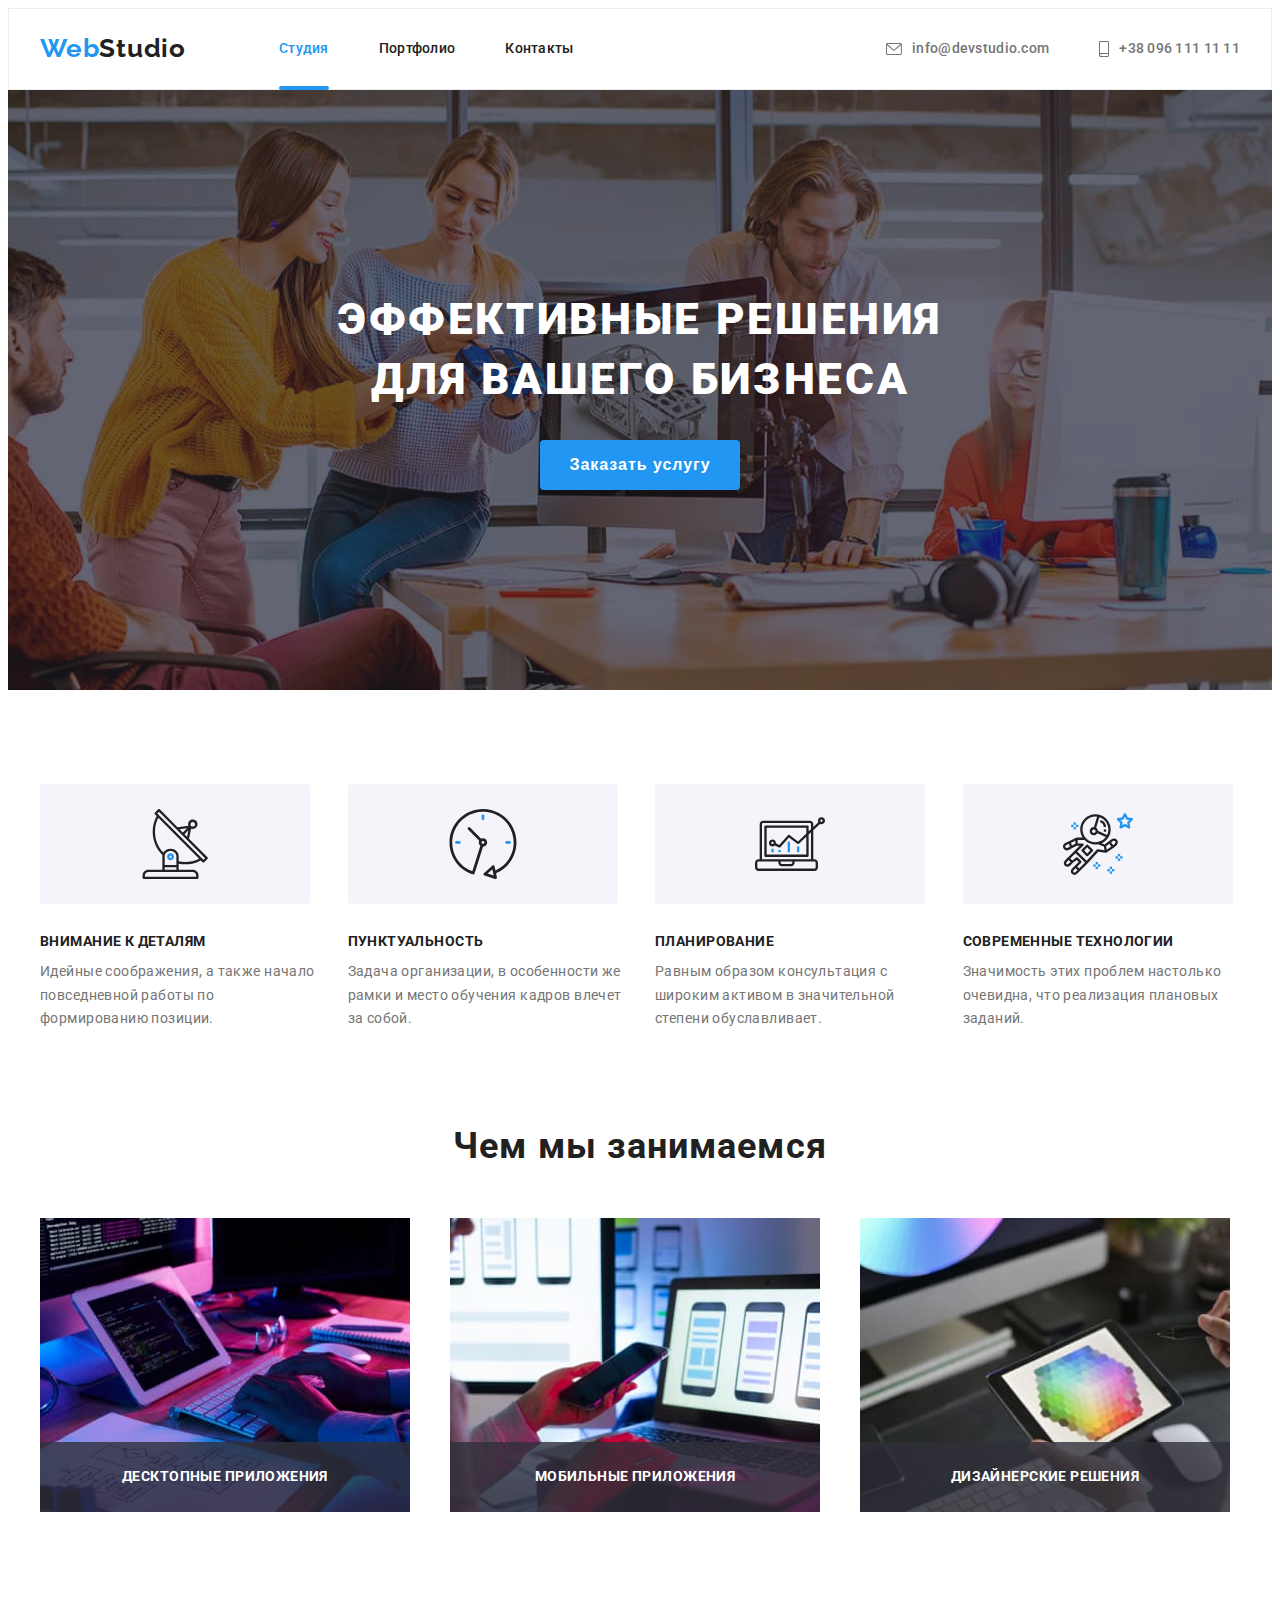
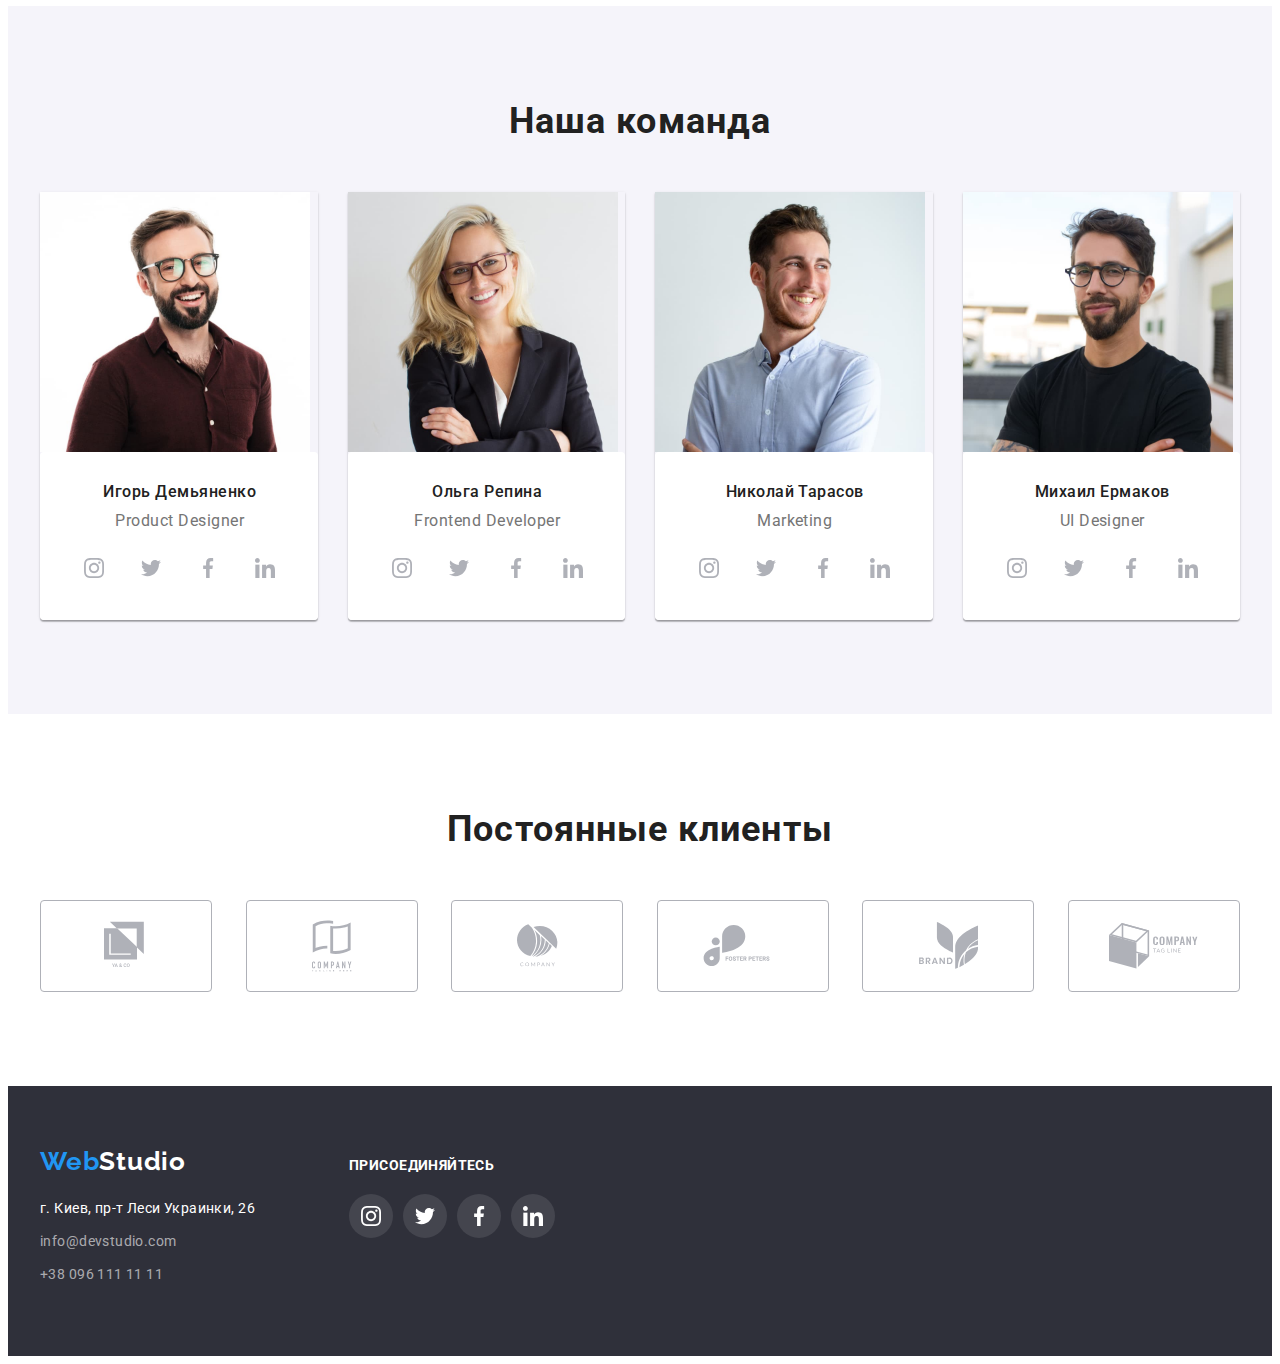
<file: index.html>
<!DOCTYPE html>
<html lang="ru">

<head>
    <meta charset="UTF-8">
    <meta name="viewport" content="width=device-width, initial-scale=1.0" />
    <title>Вебстудия</title>
    <link rel="preconnect" href="https://fonts.gstatic.com">
    <link href="https://fonts.googleapis.com/css2?family=Raleway:wght@700&family=Roboto:wght@400;500;700;900&display=swap"
        rel="stylesheet">
    <link rel="stylesheet" href="https://cdnjs.cloudflare.com/ajax/libs/modern-normalize/1.0.0/modern-normalize.min.css"
        integrity="sha512-ISS7cAi1PEhQ8jnbJpJZMd29NlhNj4AWYyLOSp2CE/CsHxTCu+r+t0D2yoJudVrd0/8fTVPUVDzY5Tvli75u/g=="
        crossorigin="anonymous" />
    <link rel="stylesheet" href="./css/styles.css">
</head>

<body>
    <!--Шапка сайта-->
    <header class="header">
        <div class="container">
            <nav class="navigation">
                <a class="logo icon link" href="/" lang="en">Web<span class="logo-black">Studio</span></a>
                    <ul class="site-nav list">
                        <li class="head-item"><a class="nav-link link current" href="">Студия</a></li>
                        <li class="head-item"><a class="nav-link link" href="./portfolio.html">Портфолио</a></li>
                        <li class="head-item"><a class="nav-link link" href="">Контакты</a></li>
                    </ul>
            </nav>
                <ul class="contacts list">
                    <li class="head-item">
                        <a class="mail-link link" href="mailto:info@devstudio.com">
                            <svg class="logo-img" width="16px" height="12px">
                                <use href="./images/icons.svg#icon-mail"></use>
                            </svg>  info@devstudio.com</a>
                    </li>
                    <li class="head-item">
                        <a class="tel-link link" href="tel:+380961111111">
                            <svg class="logo-img" width="10px" height="16px">
                                <use href="./images/icons.svg#icon-tel"></use>
                            </svg >  +38 096 111 11 11</a>
                    </li>
                </ul>
        </div>
    </header>
    <main>
        <!--Hero-->
        <section class="hero">
                <div class="container">
                    <h1 class="hero-title">Эффективные решения для вашего бизнеса</h1>
                    <button class="hero-btn button" type="button" data-modal-open>Заказать услугу</button>
                </div>
        </section>
        <!--Преимущества-->
        <section class="advantages section">
            <div class="container">
                <h2 class="visually-hidden">Преимущества</h2>
                <ul class="features list">
                    <li class="features-list">
                        <div class="feature-icons">
                            <svg class="feature-logo">
                                <use href="./images/icons.svg#icon-satellite"></use>
                            </svg>
                        </div>
                        <h3 class="feature-title">Внимание к деталям</h3>
                        <p class="description">Идейные соображения, а также начало повседневной работы по формированию позиции.</p>
                    </li>
                    <li class="features-list">
                        <div class="feature-icons">
                            <svg class="feature-logo">
                                <use href="./images/icons.svg#icon-clock"></use>
                            </svg>
                        </div>
                        <h3 class="feature-title">Пунктуальность</h3>
                        <p class="description">Задача организации, в особенности же рамки и место обучения кадров влечет за собой.</p>
                    </li>
                    <li class="features-list">
                        <div class="feature-icons">
                            <svg class="feature-logo">
                                <use href="./images/icons.svg#icon-diagram"></use>
                            </svg>
                        </div>
                        <h3 class="feature-title">Планирование</h3>
                        <p class="description">Равным образом консультация с широким активом в значительной степени обуславливает.</p>
                    </li>
                    <li class="features-list">
                        <div class="feature-icons">
                            <svg class="feature-logo">
                                <use href="./images/icons.svg#icon-astronaut"></use>
                            </svg>
                        </div>
                        <h3 class="feature-title">Современные технологии</h3>
                        <p class="description">Значимость этих проблем настолько очевидна, что реализация плановых заданий.</p>
                    </li>
                </ul>
            </div>
        </section>
        <!--Чем мы занимаемся-->
        <section class="services">
            <div class="container">
                <h2 class="subtitle title">Чем мы занимаемся</h2>
                    <ul class="services-list list">
                        <li class="services-list-item">
                            <div class="services-card">
                                <img class="services-list-img" src="./images/img.jpg" alt="Разработчик пишет код" width="370" height="294">
                                <p class="services-list-item-text">Десктопные приложения</p>
                            </div>
                        </li>
                        <li class="services-list-item">
                            <div class="services-card">
                                <img class="services-list-img" src="./images/img(1).jpg" alt="Разработчик адаптирует код для телефона" width="370" height="294">
                                <p class="services-list-item-text">Мобильные приложения</p>
                            </div>
                        </li>
                        <li class="services-list-item">
                            <div class="services-card">
                                <img class="services-list-img" src="./images/img(2).jpg" alt="Разработчик адаптирует код для планшета" width="370" height="294">
                                <p class="services-list-item-text">Дизайнерские решения</p>
                            </div>
                        </li>
                    </ul>
            </div>
        </section>
        <!--Наша команда-->
        <section class="team">
            <div class="container">
                <h2 class="title-team title">Наша команда</h2>
                <ul class="team-list list">
                    <li class="team-list-item">
                        <img class="team-list-img" src="./images/img(3).jpg" alt="Игорь" width="270" height="260">
                            <div class="team-list-item-description">
                                <h3 class="team-list-title">Игорь Демьяненко</h3>
                                <p class="team-list-position" lang="en">Product Designer</p>
                                <ul class="social-list list">
                                    <li class="social-list-item">
                                        <a href="" class="social-list-link soc-link">
                                            <svg class="social-list-icon" width="20px" height="20px">
                                                <use href="./images/icons.svg#icon-instagram"></use>
                                            </svg>
                                        </a>
                                    </li>
                                    <li class="social-list-item">
                                        <a href="" class="social-list-link soc-link">
                                            <svg class="social-list-icon" width="20px" height="20px">
                                                <use href="./images/icons.svg#icon-twitter"></use>
                                            </svg>
                                        </a>
                                    </li>
                                    <li class="social-list-item">
                                        <a href="" class="social-list-link soc-link">
                                            <svg class="social-list-icon" width="20px" height="20px">
                                                <use href="./images/icons.svg#icon-facebook"></use>
                                            </svg>
                                        </a>
                                    </li>
                                    <li class="social-list-item">
                                        <a href="" class="social-list-link soc-link">
                                            <svg class="social-list-icon" width="20px" height="20px">
                                                <use href="./images/icons.svg#icon-linkedin"></use>
                                            </svg>
                                        </a>
                                    </li>
                                </ul>
                            </div>
                    </li>
                    <li class="team-list-item">
                        <img class="team-list-img" src="./images/img(4).jpg" alt="Ольга" width="270" height="260">
                            <div class="team-list-item-description">
                                <h3 class="team-list-title">Ольга Репина</h3>
                                <p class="team-list-position" lang="en">Frontend Developer</p>
                                <ul class="social-list list">
                                    <li class="social-list-item">
                                        <a href="" class="social-list-link soc-link">
                                            <svg class="social-list-icon" width="20px" height="20px">
                                                <use href="./images/icons.svg#icon-instagram"></use>
                                            </svg>
                                        </a>
                                    </li>
                                    <li class="social-list-item">
                                        <a href="" class="social-list-link soc-link">
                                            <svg class="social-list-icon" width="20px" height="20px">
                                                <use href="./images/icons.svg#icon-twitter"></use>
                                            </svg>
                                        </a>
                                    </li>
                                    <li class="social-list-item">
                                        <a href="" class="social-list-link soc-link">
                                            <svg class="social-list-icon" width="20px" height="20px">
                                                <use href="./images/icons.svg#icon-facebook"></use>
                                            </svg>
                                        </a>
                                    </li>
                                    <li class="social-list-item">
                                        <a href="" class="social-list-link soc-link">
                                            <svg class="social-list-icon" width="20px" height="20px">
                                                <use href="./images/icons.svg#icon-linkedin"></use>
                                            </svg>
                                        </a>
                                    </li>
                                </ul>
                            </div>
                    </li>
                    <li class="team-list-item">
                        <img class="team-list-img" src="./images/img(5).jpg" alt="Николай" width="270" height="260">
                            <div class="team-list-item-description">
                                <h3 class="team-list-title">Николай Тарасов</h3>
                                <p class="team-list-position" lang="en">Marketing</p>
                                <ul class="social-list list">
                                    <li class="social-list-item">
                                        <a href="" class="social-list-link soc-link">
                                            <svg class="social-list-icon" width="20px" height="20px">
                                                <use href="./images/icons.svg#icon-instagram"></use>
                                            </svg>
                                        </a>
                                    </li>
                                    <li class="social-list-item">
                                        <a href="" class="social-list-link soc-link">
                                            <svg class="social-list-icon" width="20px" height="20px">
                                                <use href="./images/icons.svg#icon-twitter"></use>
                                            </svg>
                                        </a>
                                    </li>
                                    <li class="social-list-item">
                                        <a href="" class="social-list-link soc-link">
                                            <svg class="social-list-icon" width="20px" height="20px">
                                                <use href="./images/icons.svg#icon-facebook"></use>
                                            </svg>
                                        </a>
                                    </li>
                                    <li class="social-list-item">
                                        <a href="" class="social-list-link soc-link">
                                            <svg class="social-list-icon" width="20px" height="20px">
                                                <use href="./images/icons.svg#icon-linkedin"></use>
                                            </svg>
                                        </a>
                                    </li>
                                </ul>
                            </div>
                    </li>
                    <li class="team-list-item">
                        <img class="team-list-img" src="./images/img(6).jpg" alt="Михаил" width="270" height="260">
                            <div class="team-list-item-description">
                                <h3 class="team-list-title">Михаил Ермаков</h3>
                                <p class="team-list-position" lang="en">UI Designer</p>
                                <ul class="social-list list">
                                    <li class="social-list-item">
                                        <a href="" class="social-list-link soc-link">
                                            <svg class="social-list-icon" width="20px" height="20px">
                                                <use href="./images/icons.svg#icon-instagram"></use>
                                            </svg>
                                        </a>
                                    </li>
                                    <li class="social-list-item">
                                        <a href="" class="social-list-link soc-link">
                                            <svg class="social-list-icon" width="20px" height="20px">
                                                <use href="./images/icons.svg#icon-twitter"></use>
                                            </svg>
                                        </a>
                                    </li>
                                    <li class="social-list-item">
                                        <a href="" class="social-list-link soc-link">
                                            <svg class="social-list-icon" width="20px" height="20px">
                                                <use href="./images/icons.svg#icon-facebook"></use>
                                            </svg>
                                        </a>
                                    </li>
                                    <li class="social-list-item">
                                        <a href="" class="social-list-link soc-link">
                                            <svg class="social-list-icon" width="20px" height="20px">
                                                <use href="./images/icons.svg#icon-linkedin"></use>
                                            </svg>
                                        </a>
                                    </li>
                                </ul>
                            </div>
                    </li>
                </ul>
            </div>
        </section>
        <!--Постояныые клиенты-->
        <section class="clients">
            <div class="container">
                <h2 class="title-clients title">Постоянные клиенты</h2>
                <ul class="clients-list list">
                    <li class="clients-list-icon">
                        <a class="clients-icon-link link" href="">
                            <svg class="clients-logo" width="44px" height="50px">
                                <use href="./images/icons.svg#icon-logo-1"></use>
                            </svg>
                        </a>
                    </li>
                    <li class="clients-list-icon">
                        <a class="clients-icon-link link" href="">
                            <svg class="clients-logo" width="40px" height="52px">
                                <use href="./images/icons.svg#icon-logo-2"></use>
                            </svg>
                        </a>
                    </li>
                    <li class="clients-list-icon">
                        <a class="clients-icon-link link" href="">
                            <svg class="clients-logo" width="41px" height="43px">
                                <use href="./images/icons.svg#icon-logo-3"></use>
                            </svg>
                        </a>
                    </li>
                    <li class="clients-list-icon">
                        <a class="clients-icon-link link" href="">
                            <svg class="clients-logo" width="80px" height="42px">
                                <use href="./images/icons.svg#icon-logo-4"></use>
                            </svg>
                        </a>
                    </li>
                    <li class="clients-list-icon">
                        <a class="clients-icon-link link" href="">
                            <svg class="clients-logo" width="59px" height="47px">
                                <use href="./images/icons.svg#icon-logo-5"></use>
                            </svg>
                        </a>
                    </li>
                    <li class="clients-list-icon">
                        <a class="clients-icon-link link" href="">
                            <svg class="clients-logo" width="89px" height="46px">
                                <use href="./images/icons.svg#icon-logo-6"></use>
                            </svg>
                        </a>
                    </li>
                </ul>
            </div>
        </section>
    </main>
    <!--Подвал сайта-->
    <footer class="footer">
        <div class="footer-container container">
            <div class="left-side">
                <a class="logo link" href="" lang="en">Web<span class="logo-white">Studio</span></a>
                <address class="address">
                    <ul class="footer-contacts list">
                        <li class="footer-contacts-list"><a class="footer-adress white link" href="https://goo.gl/maps/LXZm2R2SJm3Z9BvE9">г. Киев, пр-т Леси Украинки, 26</a></li>
                        <li class="footer-contacts-list"><a class="footer-adress link" href="mailto:info@devstudio.com" lang="en">info@devstudio.com</a></li>
                        <li class="footer-contacts-list"><a class="footer-adress link" href="tel:+380961111111">+38 096 111 11 11</a></li>
                    </ul>
                </address> 
            </div>
            <div class="right-side">
                <p class="footer-social-list">присоединяйтесь</p>
                <ul class="footer-social-list-icons list">
                    <li class="social-list-item">
                        <a href="" class="footer-social-list-link soc-link">
                            <svg class="social-list-icon" width="20px" height="20px">
                                <use href="./images/icons.svg#icon-instagram"></use>
                            </svg>
                        </a>
                    </li>
                    <li class="social-list-item">
                        <a href="" class="footer-social-list-link soc-link">
                            <svg class="social-list-icon" width="20px" height="20px">
                                <use href="./images/icons.svg#icon-twitter"></use>
                            </svg>
                        </a>
                    </li>
                    <li class="social-list-item">
                        <a href="" class="footer-social-list-link soc-link">
                            <svg class="social-list-icon" width="20px" height="20px">
                                <use href="./images/icons.svg#icon-facebook"></use>
                            </svg>
                        </a>
                    </li>
                    <li class="social-list-item">
                        <a href="" class="footer-social-list-link soc-link">
                            <svg class="social-list-icon" width="20px" height="20px">
                                <use href="./images/icons.svg#icon-linkedin"></use>
                            </svg>
                        </a>
                    </li>
                </ul>
            </div>
        </div>
    </footer>
    <div class="backdrop is-hidden" data-modal>
        <div class="modal">
            <button type="button" class="modal-btn-close" data-modal-close>
                <svg class="btn-close" width="11px" height="11px">
                    <use href="./images/icons.svg#icon-close"></use>
                </svg>
            </button>
        </div>
    </div>
    <script src="./js/modal.js"></script>
</body>
</html>
</file>
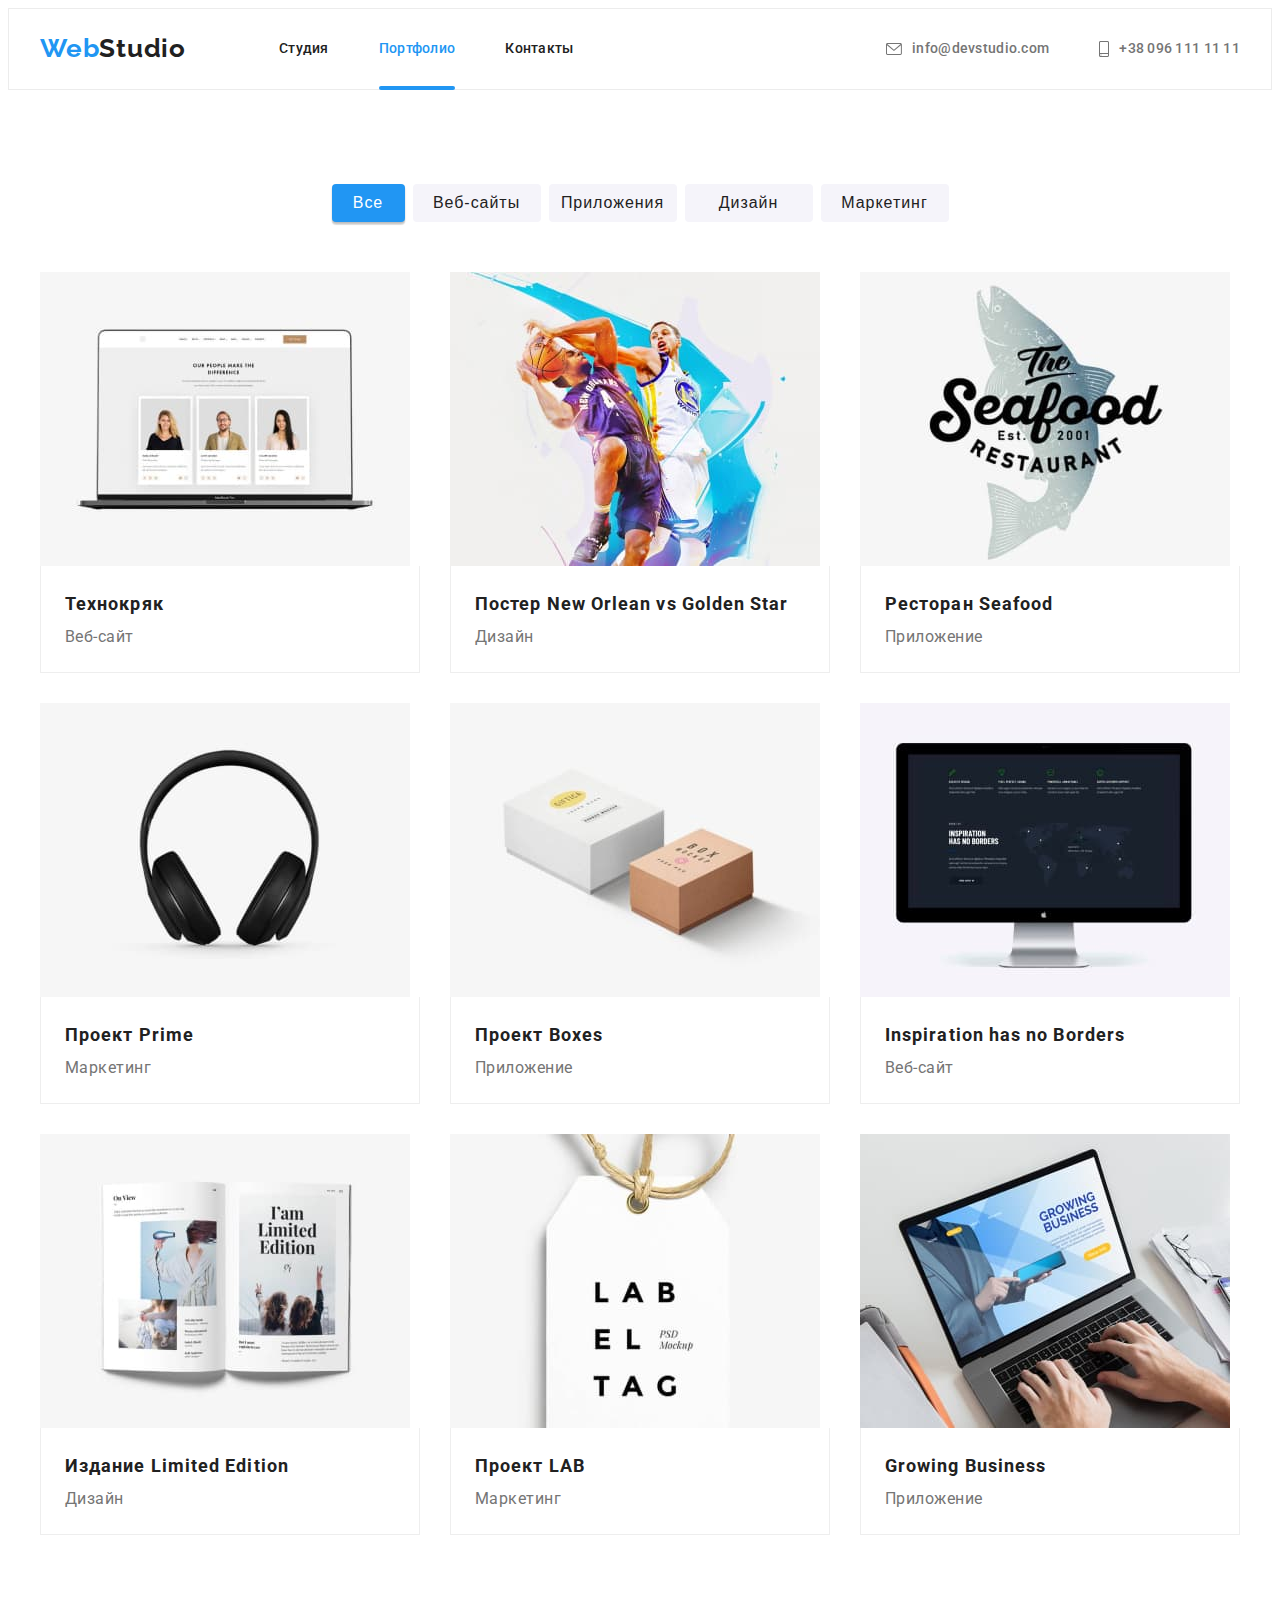
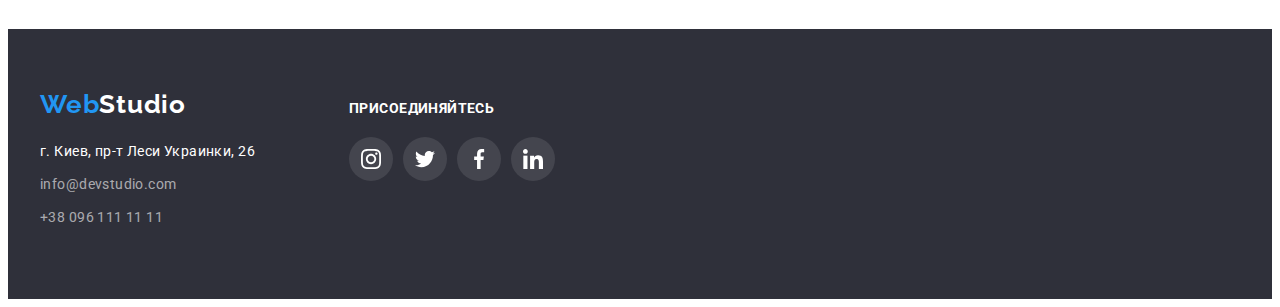
<file: portfolio.html>
<!DOCTYPE html>
<html lang="ru">

<head>
    <meta charset="UTF-8">
    <meta name="viewport" content="width=device-width, initial-scale=1.0" />
    <title>Портфолио</title>
    <link rel="preconnect" href="https://fonts.gstatic.com">
    <link
        href="https://fonts.googleapis.com/css2?family=Raleway:wght@700&family=Roboto:wght@400;500;700;900&display=swap"
        rel="stylesheet">
    <link rel="stylesheet" href="https://cdnjs.cloudflare.com/ajax/libs/modern-normalize/1.0.0/modern-normalize.min.css"
        integrity="sha512-ISS7cAi1PEhQ8jnbJpJZMd29NlhNj4AWYyLOSp2CE/CsHxTCu+r+t0D2yoJudVrd0/8fTVPUVDzY5Tvli75u/g=="
        crossorigin="anonymous" />
    <link rel="stylesheet" href="./css/styles.css">
</head>

<body>
    <!--Шапка сайта-->
<header class="header">
    <div class="container">
        <nav class="navigation">
            <a class="logo icon link" href="/" lang="en">Web<span class="logo-black">Studio</span></a>
            <ul class="site-nav list">
                <li class="head-item"><a class="nav-link link" href="./index.html">Студия</a></li>
                <li class="head-item"><a class="nav-link link current" href="">Портфолио</a></li>
                <li class="head-item"><a class="nav-link link" href="">Контакты</a></li>
            </ul>
        </nav>
        <ul class="contacts list">
            <li class="head-item">
                <a class="mail-link link" href="mailto:info@devstudio.com">
                    <svg class="logo-img" width="16px" height="12px">
                        <use href="./images/icons.svg#icon-mail"></use>
                    </svg>info@devstudio.com</a>
            </li>
            <li class="head-item">
                <a class="tel-link link" href="tel:+380961111111">
                    <svg class="logo-img" width="10px" height="16px">
                        <use href="./images/icons.svg#icon-tel"></use>
                    </svg>+38 096 111 11 11</a>
            </li>
        </ul>
    </div>
</header>
    <main>
        <section class="portfolio">
            <div class="container">
                <ul class="portfolio-list list">
                    <li class="portfolio-list-item">
                        <h2 class="visually-hidden">кнопка-все</h2>
                        <button class="modal-btn blue button" type="button">Все</button>
                    </li>
                    <li class="portfolio-list-item">
                        <h2 class="visually-hidden">кнопка-веб-сайты</h2>
                        <button class="modal-btn button" type="button">Веб-сайты</button>
                    </li>
                    <li class="portfolio-list-item">
                        <h2 class="visually-hidden">кнопка-приложения</h2>
                        <button class="modal-btn button" type="button">Приложения</button>
                    </li>
                    <li class="portfolio-list-item">
                        <h2 class="visually-hidden">кнопка-дизайн</h2>
                        <button class="modal-btn button" type="button">Дизайн</button>
                    </li>
                    <li class="portfolio-list-item">
                        <h2 class="visually-hidden">кнопка-маркетинг</h2>
                        <button class="modal-btn button" type="button">Маркетинг</button>
                    </li>
                </ul>
                    <h2 class="visually-hidden">projects</h2>
                <ul class="projects-list list">
                    <li class="projects-list-card">
                        <a class="projects-card link" href="">
                           <div class="projects-card-overlay">
                                <img src="./images/technocryak.jpg" alt="изображение сайта" width="370" height="294">
                                <p class="overlay">Технокряк это современная площадка распространения коронавируса. Компании используют эту платформу
                                    для цифрового
                                    шпионажа и атак на защищённые сервера конкурентов.</p>
                           </div>
                            <div class="card">
                                <h3 class="projects-list-title">Технокряк</h3>
                                <p class="projects-list-text">Веб-сайт</p>
                            </div>
                        </a>
                    </li>
                    <li class="projects-list-card">
                        <a class="projects-card link" href="">
                            <div class="projects-card-overlay">
                                <img src="./images/neworlean.jpg" alt="изображение постера" width="370" height="294">
                                <p class="overlay">Технокряк это современная площадка распространения коронавируса. Компании используют эту платформу
                                    для цифрового
                                    шпионажа и атак на защищённые сервера конкурентов.</p>
                            </div>
                            <div class="card">
                                <h3 class="projects-list-title">Постер New Orlean vs Golden Star</h3>
                                <p class="projects-list-text">Дизайн</p>
                            </div>
                        </a>
                    </li>
                    <li class="projects-list-card">
                        <a class="projects-card link" href="">
                            <div class="projects-card-overlay">
                                <img src="./images/seafood.jpg" alt="приложение ресторана" width="370" height="294">
                                <p class="overlay">Технокряк это современная площадка распространения коронавируса. Компании используют эту платформу
                                для цифрового
                                шпионажа и атак на защищённые сервера конкурентов.</p>
                            </div>
                            <div class="card">
                                <h3 class="projects-list-title">Ресторан Seafood</h3>
                                <p class="projects-list-text">Приложение</p>
                            </div>
                        </a>
                    </li>
                    <li class="projects-list-card">
                        <a class="projects-card link" href="">
                            <div class="projects-card-overlay">
                                <img src="./images/prime.jpg" alt="изображение проекта маркетинга" width="370" height="294">
                                <p class="overlay">Технокряк это современная площадка распространения коронавируса. Компании используют эту платформу
                                для цифрового
                                шпионажа и атак на защищённые сервера конкурентов.</p>
                            </div>
                            <div class="card">
                                <h3 class="projects-list-title">Проект Prime</h3>
                                <p class="projects-list-text">Маркетинг</p>
                            </div>
                        </a>
                    </li>
                    <li class="projects-list-card">
                        <a class="projects-card link" href="">
                            <div class="projects-card-overlay">
                                <img src="./images/boxes.jpg" alt="изображение приложения проекта" width="370" height="294">
                                <p class="overlay">Технокряк это современная площадка распространения коронавируса. Компании используют эту платформу
                                для цифрового
                                шпионажа и атак на защищённые сервера конкурентов.</p>
                            </div>
                            <div class="card">
                                <h3 class="projects-list-title">Проект Boxes</h3>
                                <p class="projects-list-text">Приложение</p>
                            </div>
                        </a>
                    </li>
                    <li class="projects-list-card">
                        <a class="projects-card link" href="">
                            <div class="projects-card-overlay">
                                <img src="./images/inspiration.jpg" alt="изображение сайта" width="370" height="294">
                                <p class="overlay">Технокряк это современная площадка распространения коронавируса. Компании используют эту платформу
                                для цифрового
                                шпионажа и атак на защищённые сервера конкурентов.</p>
                            </div>
                            <div class="card">
                                <h3 class="projects-list-title">Inspiration has no Borders</h3>
                                <p class="projects-list-text">Веб-сайт</p>
                            </div>
                        </a>
                    </li>
                    <li class="projects-list-card">
                        <a class="projects-card link" href="">
                            <div class="projects-card-overlay">
                                <img src="./images/limitededition.jpg" alt="изображение дизайна издания" width="370" height="294">
                                <p class="overlay">Технокряк это современная площадка распространения коронавируса. Компании используют эту платформу
                                для цифрового
                                шпионажа и атак на защищённые сервера конкурентов.</p>
                            </div>
                            <div class="card">
                                <h3 class="projects-list-title">Издание Limited Edition</h3>
                                <p class="projects-list-text">Дизайн</p>
                            </div>
                        </a>
                    </li>
                    <li class="projects-list-card">
                        <a class="projects-card link" href="">
                            <div class="projects-card-overlay">
                                <img src="./images/lab.jpg" alt="изображение проекта маркетинга" width="370" height="294">
                                <p class="overlay">Технокряк это современная площадка распространения коронавируса. Компании используют эту платформу
                                для цифрового
                                шпионажа и атак на защищённые сервера конкурентов.</p>
                            </div>
                            <div class="card">
                                <h3 class="projects-list-title">Проект LAB</h3>
                                <p class="projects-list-text">Маркетинг</p>
                            </div>
                        </a>
                    </li>
                    <li class="projects-list-card">
                        <a class="projects-card link" href="">
                            <div class="projects-card-overlay">
                                <img src="./images/growingbusiness.jpg" alt="изображение приложения" width="370" height="294">
                                <p class="overlay">Технокряк это современная площадка распространения коронавируса. Компании используют эту платформу
                                для цифрового
                                шпионажа и атак на защищённые сервера конкурентов.</p>
                            </div>
                            <div class="card">
                                <h3 class="projects-list-title">Growing Business</h3>
                                <p class="projects-list-text">Приложение</p>
                            </div>
                        </a>
                    </li>
                </ul>
            </div>
        </section>
    </main>
    <!--Подвал сайта-->
    <footer class="footer">
        <div class="footer-container container">
            <div class="left-side">
                <a class="logo link" href="" lang="en">Web<span class="logo-white">Studio</span></a>
                <address class="address">
                    <ul class="footer-contacts list">
                        <li class="footer-contacts-list"><a class="footer-adress white link"
                                href="https://goo.gl/maps/LXZm2R2SJm3Z9BvE9">г. Киев, пр-т Леси Украинки, 26</a></li>
                        <li class="footer-contacts-list"><a class="footer-adress link" href="mailto:info@devstudio.com"
                                lang="en">info@devstudio.com</a></li>
                        <li class="footer-contacts-list"><a class="footer-adress link" href="tel:+380961111111">+38 096 111
                                11 11</a></li>
                    </ul>
                </address>
            </div>
            <div class="right-side">
                <p class="footer-social-list">присоединяйтесь</p>
                <ul class="footer-social-list-icons list">
                    <li class="social-list-item">
                        <a href="" class="footer-social-list-link soc-link">
                            <svg class="social-list-icon" width="20px" height="20px">
                                <use href="./images/icons.svg#icon-instagram"></use>
                            </svg>
                        </a>
                    </li>
                    <li class="social-list-item">
                        <a href="" class="footer-social-list-link soc-link">
                            <svg class="social-list-icon" width="20px" height="20px">
                                <use href="./images/icons.svg#icon-twitter"></use>
                            </svg>
                        </a>
                    </li>
                    <li class="social-list-item">
                        <a href="" class="footer-social-list-link soc-link">
                            <svg class="social-list-icon" width="20px" height="20px">
                                <use href="./images/icons.svg#icon-facebook"></use>
                            </svg>
                        </a>
                    </li>
                    <li class="social-list-item">
                        <a href="" class="footer-social-list-link soc-link">
                            <svg class="social-list-icon" width="20px" height="20px">
                                <use href="./images/icons.svg#icon-linkedin"></use>
                            </svg>
                        </a>
                    </li>
                </ul>
            </div>
        </div>
    </footer>
    </body>
    
    </html>
</file>
<file: css/styles.css>
:root {
  --main-font: "Roboto", sans-serif;
  --secondary-font: "Raleway", sans-serif;
  --accent-color: #2196f3;
  --footer-color: #2f303a;
  --background-color: #ffffff;
  --font-color: #212121;
  --description-color: #757575;
  --secondary-background: #f5f4fa;
  --adress-color: rgba(255, 255, 255, 0.6);
  --border-cards: #eeeeee;
  --accent-padding-top: 94px;
  --accent-padding-bottom: 94px;
  --color-link: #afb1b8;
  --color-footer-link: rgba(255, 255, 255, 0.1);
  --color-border-header: #ececec;
}
body {
  font-family: var(--main-font);
  background-color: var(--background-color);
}
h1,
h2,
h3,
h4,
h5,
h6,
p {
  margin: 0;
}
ul,
ol {
  margin: 0;
  padding: 0;
}
img {
  display: block;
}
.link {
  text-decoration: none;
}
.list {
  list-style: none;
}
.address {
  font-style: normal;
}
.visually-hidden {
  position: absolute !important;
  clip: rect(1px 1px 1px 1px); /* IE6, IE7 */
  clip: rect(1px, 1px, 1px, 1px);
  padding: 0 !important;
  border: 0 !important;
  height: 1px !important;
  width: 1px !important;
  overflow: hidden;
}
.container {
  width: 1200px;
  margin: 0 auto;
  padding-left: 15px;
  padding-right: 15px;
}
/*COMPONENTS*/
.logo {
  font-family: var(--secondary-font);
  font-weight: 700;
  font-size: 26px;
  line-height: 1.19;
  letter-spacing: 0.03em;
  color: var(--accent-color);
}
.button {
  font-size: 16px;
  line-height: 1.88;
  letter-spacing: 0.06em;
  cursor: pointer;
  border: none;
  border-radius: 4px;
}
.soc-link {
  display: flex;
  justify-content: center;
  align-items: center;
  border-radius: 50%;
  width: 44px;
  height: 44px;
}
/*END COMPONENTS*/

/*SITE NAV*/
.header {
  border: 1px solid var(--color-border-header);
}
.header .container {
  display: flex;
  align-items: center;
}
.navigation {
  display: flex;
  align-items: center;
}
.site-nav {
  display: flex;
  align-items: center;
}
.contacts {
  display: flex;
  justify-content: center;
  align-items: center;
  margin-left: auto;
}
.logo {
  margin-right: 93px;
}
.logo.icon {
  padding-top: 24px;
  padding-bottom: 25px;
}
.nav-link:hover,
.nav-link:focus {
  color: var(--accent-color);
}
.head-item:not(:last-child) {
  margin-right: 50px;
}
.logo-black {
  color: var(--font-color);
}
.nav-link {
  font-weight: 500;
  font-size: 14px;
  line-height: 1.14;
  letter-spacing: 0.02em;
  color: var(--font-color);
  padding: 32px 0px;
  display: block;
  transition: color 250ms cubic-bezier(0.4, 0, 0.2, 1);
}
.mail-link.link:hover,
.mail-link.link:focus,
.tel-link.link:hover,
.tel-link.link:focus {
  color: var(--accent-color);
}
.mail-link.link:hover .logo-img,
.mail-link.link:focus .logo-img {
  fill: var(--accent-color);
}
.tel-link.link:hover .logo-img,
.tel-link.link:focus .logo-img {
  fill: var(--accent-color);
}
.site-nav .link.current {
  color: var(--accent-color);
}
.current::after {
  content: "";
  display: block;
  position: absolute;
  left: 0;
  bottom: -1px;
  width: 100%;
  height: 4px;
  background-color: var(--accent-color);
  border-radius: 4px;
}
.head-item {
  position: relative;
}
.tel-link,
.mail-link {
  display: flex;
  align-items: center;
  font-weight: 500;
  font-size: 14px;
  line-height: 1.14;
  letter-spacing: 0.02em;
  color: var(--description-color);
  padding: 32px 0px;
  transition: color 250ms cubic-bezier(0.4, 0, 0.2, 1);
}
.logo-img {
  margin-right: 10px;
  fill: var(--description-color);
  transition: fill 250ms cubic-bezier(0.4, 0, 0.2, 1);
}
/*END SITE NAV*/

/*HERO*/
.hero {
  background-color: var(--footer-color);
  max-width: 1600px;
  padding-top: 200px;
  padding-bottom: 200px;
  text-align: center;
  margin-left: auto;
  margin-right: auto;
  background-image: linear-gradient(
      rgba(47, 48, 58, 0.4),
      rgba(47, 48, 58, 0.4)
    ),
    url(../images/bg-hero.jpg);
  background-position: center;
  background-repeat: no-repeat;
  background-size: cover;
  background-color: var(--footer-color);
}
.hero-title {
  font-weight: 900;
  font-size: 44px;
  line-height: 1.36;
  letter-spacing: 0.06em;
  color: var(--background-color);
  text-transform: uppercase;
  width: 696px;
  margin: 0 auto;
  margin-bottom: 30px;
}
.hero-btn {
  display: inline-block;
  font-weight: 700;
  background-color: var(--accent-color);
  color: var(--background-color);
  height: 50px;
  width: 200px;
  left: 700px;
  top: 430px;
  box-shadow: 0px 4px 4px 0px rgba(0, 0, 0, 0.15);
  transition: box-shadow 250ms cubic-bezier(0.4, 0, 0.2, 1);
}
.hero-btn:hover,
.hero-btn:focus {
  box-shadow: 0px 4px 4px 0px rgba(0, 0, 0, 0.25);
}
/*END HERO*/

/*FEATURES*/
.features {
  display: flex;
  align-items: center;
  margin-left: -30px;
  margin-top: -30px;
}
.features-list {
  flex-basis: calc(100% / 4 - 30px);
  margin-left: 30px;
  margin-top: 30px;
}
.feature-title {
  text-transform: uppercase;
  font-weight: 700;
  font-size: 14px;
  line-height: 1.14;
  letter-spacing: 0.03em;
  color: var(--font-color);
  margin-bottom: 10px;
}
.description {
  font-size: 14px;
  line-height: 1.71;
  letter-spacing: 0.03em;
  color: var(--description-color);
}
.advantages {
  padding-top: var(--accent-padding-top);
  padding-bottom: 47px;
}
.feature-logo {
  height: 70px;
  width: 70px;
}
.feature-icons {
  display: flex;
  justify-content: center;
  align-items: center;
  width: 270px;
  height: 120px;
  background: var(--secondary-background);
  border-radius: 4px;
  margin-bottom: 30px;
}
/*END FEATURES*/

/*SERVICES*/
.services {
  padding-top: 47px;
  padding-bottom: var(--accent-padding-bottom);
}
.services-list {
  display: flex;
  align-items: center;
  margin-left: -30px;
  margin-top: -30px;
}
.title {
  font-weight: 700;
  font-size: 36px;
  line-height: 1.17;
  letter-spacing: 0.03em;
  color: var(--font-color);
  text-align: center;
}
.subtitle {
  margin-bottom: 50px;
}
.services-list-item {
  flex-basis: calc(100% / 3 - 30px);
  margin-left: 30px;
  margin-top: 30px;
}
.services-card {
  position: relative;
}
.services-list-item-text {
  display: flex;
  justify-content: center;
  align-items: center;
  position: absolute;
  width: 370px;
  height: 70px;
  bottom: 0;
  left: 0;
  background-color: rgba(47, 48, 58, 0.8);
  color: var(--background-color);
  font-size: 14px;
  font-weight: 700;
  line-height: 1.14;
  letter-spacing: 0.03em;

  text-transform: uppercase;
}
/*END SERVICES*/

/*TEAM*/
.team {
  background-color: var(--secondary-background);
  padding-top: 94px;
  padding-bottom: var(--accent-padding-bottom);
}
.team-list {
  display: flex;
  align-items: center;
  margin-left: -30px;
  margin-top: -30px;
}
.title-team {
  margin-bottom: 50px;
}
.team-list-title {
  font-weight: 500;
  font-size: 16px;
  line-height: 1.19;
  letter-spacing: 0.03em;
  color: var(--font-color);
  margin-bottom: 10px;
}
.team-list-position {
  font-size: 16px;
  line-height: 1.19;
  letter-spacing: 0.03em;
  color: var(--description-color);
}
.team-list-item-description {
  padding: 30px 30px 30px 32px;
  text-align: center;
  background-color: var(--background-color);
  border-radius: 4px;
}
.team-list-item {
  flex-basis: calc(100% / 4 - 30px);
  margin-left: 30px;
  margin-top: 30px;
  box-shadow: 0px 1px 3px rgba(0, 0, 0, 0.12), 0px 1px 1px rgba(0, 0, 0, 0.14),
    0px 2px 1px rgba(0, 0, 0, 0.2);
  border-radius: 0px 0px 4px 4px;
}
.social-list {
  display: flex;
  align-items: center;
  justify-content: space-between;
  margin-top: 16px;
}
.social-list-link {
  background-color: var(--background-color);
  fill: var(--color-link);
  transition: fill 250ms cubic-bezier(0.4, 0, 0.2, 1),
    background-color 250ms cubic-bezier(0.4, 0, 0.2, 1);
}
.social-list-link:hover,
.social-list-link:focus {
  fill: var(--background-color);
  background-color: var(--accent-color);
}
/*END TEAM*/

/*CLIENTS*/
.clients-icon-link {
  display: flex;
  justify-content: center;
  align-items: center;
  width: 170px;
  height: 90px;
  background-color: var(--background-color);
  border: 1px solid var(--color-link);
  border-radius: 4px;
  fill: var(--color-link);
  transition: fill 250ms cubic-bezier(0.4, 0, 0.2, 1),
    border 250ms cubic-bezier(0.4, 0, 0.2, 1);
}
.clients-list {
  display: flex;
  justify-content: space-between;
  align-items: center;
  margin-top: 50px;
}
.clients {
  padding-top: var(--accent-padding-top);
  padding-bottom: var(--accent-padding-bottom);
}
.clients-icon-link:hover,
.clients-icon-link:focus {
  border: 1px solid var(--accent-color);
  fill: var(--accent-color);
}
/*END CLIENTS*/

/*FOOTER*/
.footer {
  background-color: var(--footer-color);
  padding-top: 60px;
  padding-bottom: 60px;
}
.footer-container {
  display: flex;
  align-items: baseline;
}
.logo-white {
  color: var(--background-color);
}
.footer-adress {
  font-size: 14px;
  line-height: 1.71;
  letter-spacing: 0.03em;
  color: var(--adress-color);
  transition: color 250ms cubic-bezier(0.4, 0, 0.2, 1);
}
.footer-adress:hover,
.footer-adress:focus {
  color: var(--background-color);
}
.footer-adress.white {
  color: var(--background-color);
}
.footer-contacts {
  margin-top: 20px;
}
.footer-contacts-list {
  margin-bottom: 9px;
}
.footer-adress:hover,
.footer-adress:focus {
  color: var(--accent-color);
}
.footer-social-list {
  font-size: 14px;
  font-weight: 700;
  line-height: 1.14;
  letter-spacing: 0.03em;
  color: var(--background-color);
  margin-bottom: 20px;
  text-transform: uppercase;
}
.right-side {
  width: 206px;
  height: 80px;
  margin-left: 70px;
}
.footer-social-list-icons {
  display: flex;
  align-items: center;
  justify-content: space-between;
}
.footer-social-list-link {
  background-color: var(--color-footer-link);
  fill: var(--background-color);
  transition: background-color 250ms cubic-bezier(0.4, 0, 0.2, 1);
}
.footer-social-list-link:hover,
.footer-social-list-link:focus {
  background-color: var(--accent-color);
}
/*END FOOTER*/

/*PORTFOLIO*/
.portfolio {
  padding-top: var(--accent-padding-top);
  padding-bottom: var(--accent-padding-bottom);
}
.portfolio-list {
  display: flex;
  align-items: center;
  justify-content: center;
  margin-bottom: 50px;
}
.modal-btn {
  font-weight: 500;
  color: var(--font-color);
  background-color: var(--secondary-background);
  height: 38px;
  width: 128px;
  left: 576px;
  top: 174px;
  transition: background-color 250ms cubic-bezier(0.4, 0, 0.2, 1),
    color 250ms cubic-bezier(0.4, 0, 0.2, 1),
    box-shadow 250ms cubic-bezier(0.4, 0, 0.2, 1);
}
.modal-btn:hover,
.modal-btn:focus {
  background-color: var(--accent-color);
  color: var(--background-color);
  box-shadow: 0px 3px 1px rgba(0, 0, 0, 0.1), 0px 1px 2px rgba(0, 0, 0, 0.08),
    0px 2px 2px rgba(0, 0, 0, 0.12);
}
.modal-btn.blue {
  background-color: var(--accent-color);
  color: var(--background-color);
  height: 38px;
  width: 73px;
  left: 495px;
  top: 174px;
  box-shadow: 0px 3px 1px rgba(0, 0, 0, 0.1), 0px 1px 2px rgba(0, 0, 0, 0.08),
    0px 2px 2px rgba(0, 0, 0, 0.12);
}
.projects-list-title {
  font-weight: 700;
  font-size: 18px;
  line-height: 2;
  letter-spacing: 0.06em;
  color: var(--font-color);
}
.projects-list-text {
  font-size: 16px;
  line-height: 1.88;
  letter-spacing: 0.03em;
  color: var(--description-color);
}
.portfolio-list-item:not(:last-child) {
  margin-right: 8px;
}
.projects-list {
  display: flex;
  align-items: center;
  flex-wrap: wrap;
  margin-left: -30px;
  margin-top: -30px;
}
.projects-list-card {
  flex-basis: calc(100% / 3 - 30px);
  margin-left: 30px;
  margin-top: 30px;
}
.projects-card {
  display: block;
}
.projects-card:hover,
.projects-card:focus {
  box-shadow: 0px 4px 4px 0px rgba(0, 0, 0, 0.25);
  transition: box-shadow 250ms cubic-bezier(0.4, 0, 0.2, 1);
}
.card {
  padding: 20px 24px;
  border-right: 1px solid var(--border-cards);
  border-bottom: 1px solid var(--border-cards);
  border-left: 1px solid var(--border-cards);
}
.overlay {
  position: absolute;
  top: 0;
  left: 0;
  height: 100%;
  background-color: rgba(33, 150, 243, 0.9);
  color: var(--background-color);
  font-size: 18px;
  line-height: 1.56;
  letter-spacing: 0.03em;
  text-align: left;
  padding: 63px 24px;
  overflow: auto;
  transform: translateY(100%);
  transition: transform 250ms cubic-bezier(0.4, 0, 0.2, 1);
}
.projects-card-overlay {
  position: relative;
  overflow: hidden;
}
.projects-card:hover .overlay,
.projects-card:focus .overlay {
  transform: translateY(0%);
}
/*END PORTFOLIO*/

/*Modal*/
.backdrop {
  position: fixed;
  top: 0;
  left: 0;
  width: 100vw;
  height: 100vh;
  background-color: rgba(0, 0, 0, 0.2);
  transition: all 250ms cubic-bezier(0.4, 0, 0.2, 1);
}
.modal {
  position: absolute;
  top: 50%;
  left: 50%;
  transform: translate(-50%, -50%);
  height: 581px;
  width: 528px;
  border-radius: 4px;
  background-color: var(--background-color);
  box-shadow: 0px 4px 4px rgba(0, 0, 0, 0.25), 0px 1px 3px rgba(0, 0, 0, 0.12),
    0px 1px 1px rgba(0, 0, 0, 0.14), 0px 2px 1px rgba(0, 0, 0, 0.2);
}
.modal-btn-close {
  position: absolute;
  top: 8px;
  right: 8px;
  width: 30px;
  height: 30px;
  background-color: var(--background-color);
  border: 1px solid rgba(0, 0, 0, 0.1);
  border-radius: 50%;
  cursor: pointer;
}
.is-hidden {
  opacity: 0;
  visibility: hidden;
  pointer-events: none;
}
</file>
